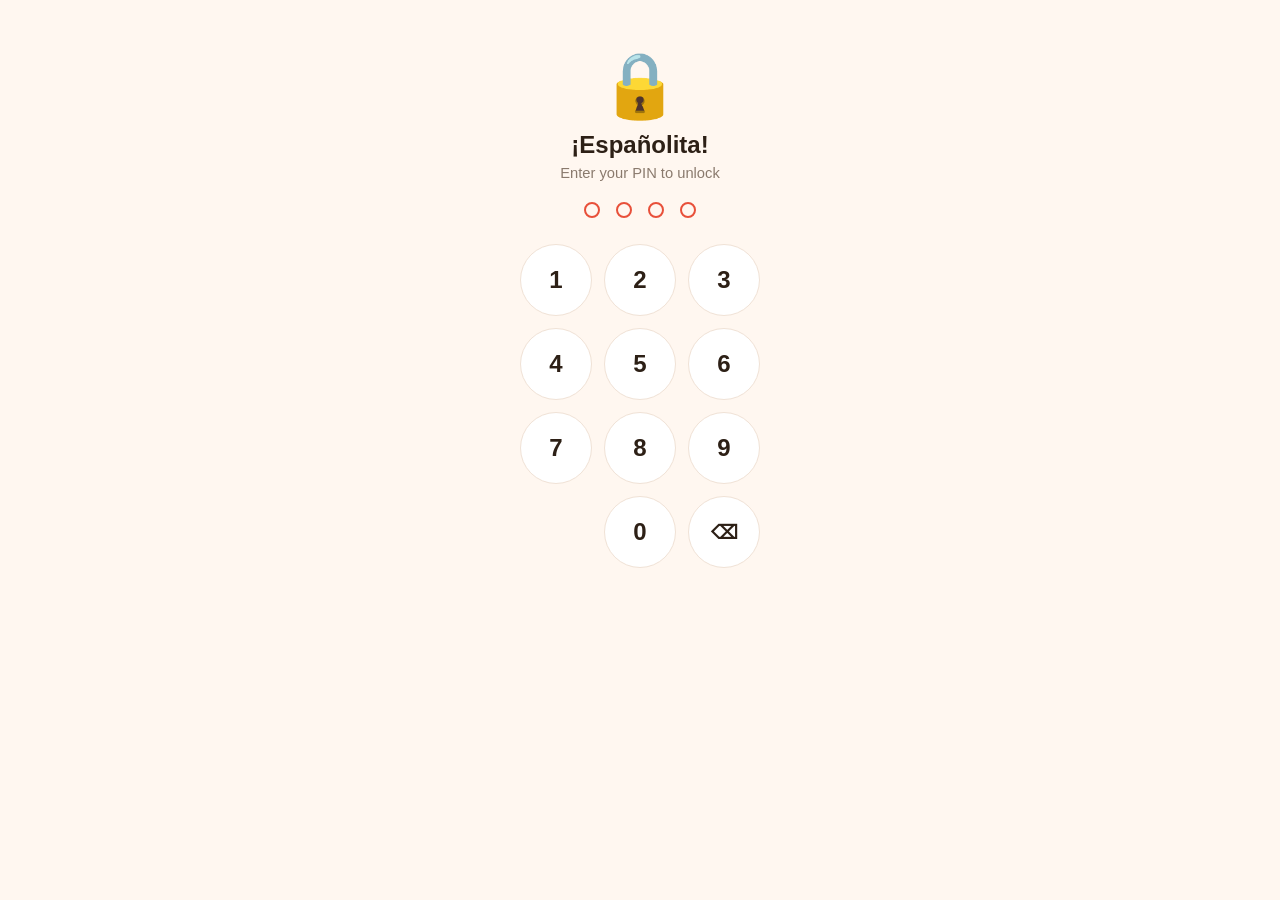
<file: index.html>
<!DOCTYPE html>
<html lang="es">
<head>
  <meta charset="UTF-8">
  <meta name="viewport" content="width=device-width, initial-scale=1, viewport-fit=cover, user-scalable=no">
  <title>¡Españolita!</title>
  <meta name="description" content="Your personal Spanish learning app — words, grammar, speaking and songs.">
  <meta name="theme-color" content="#e8503a">
  <link rel="manifest" href="manifest.webmanifest">
  <!-- iPhone: install to home screen support -->
  <meta name="apple-mobile-web-app-capable" content="yes">
  <meta name="apple-mobile-web-app-status-bar-style" content="black-translucent">
  <meta name="apple-mobile-web-app-title" content="Españolita">
  <link rel="apple-touch-icon" href="icons/icon-180.png">
  <link rel="icon" href="icons/icon-180.png">
  <link rel="stylesheet" href="css/style.css">
</head>
<body>
  <div id="app"></div>
  <script src="js/data-vocab.js"></script>
  <script src="js/data-grammar.js"></script>
  <script src="js/data-songs.js"></script>
  <script src="js/data-talk.js"></script>
  <script src="js/lessons.js"></script>
  <script src="js/srs.js"></script>
  <script src="js/speech.js"></script>
  <script src="js/app.js"></script>
  <script src="js/extras.js"></script>
  <script src="js/talk.js"></script>
  <script src="js/course.js"></script>
</body>
</html>
</file>
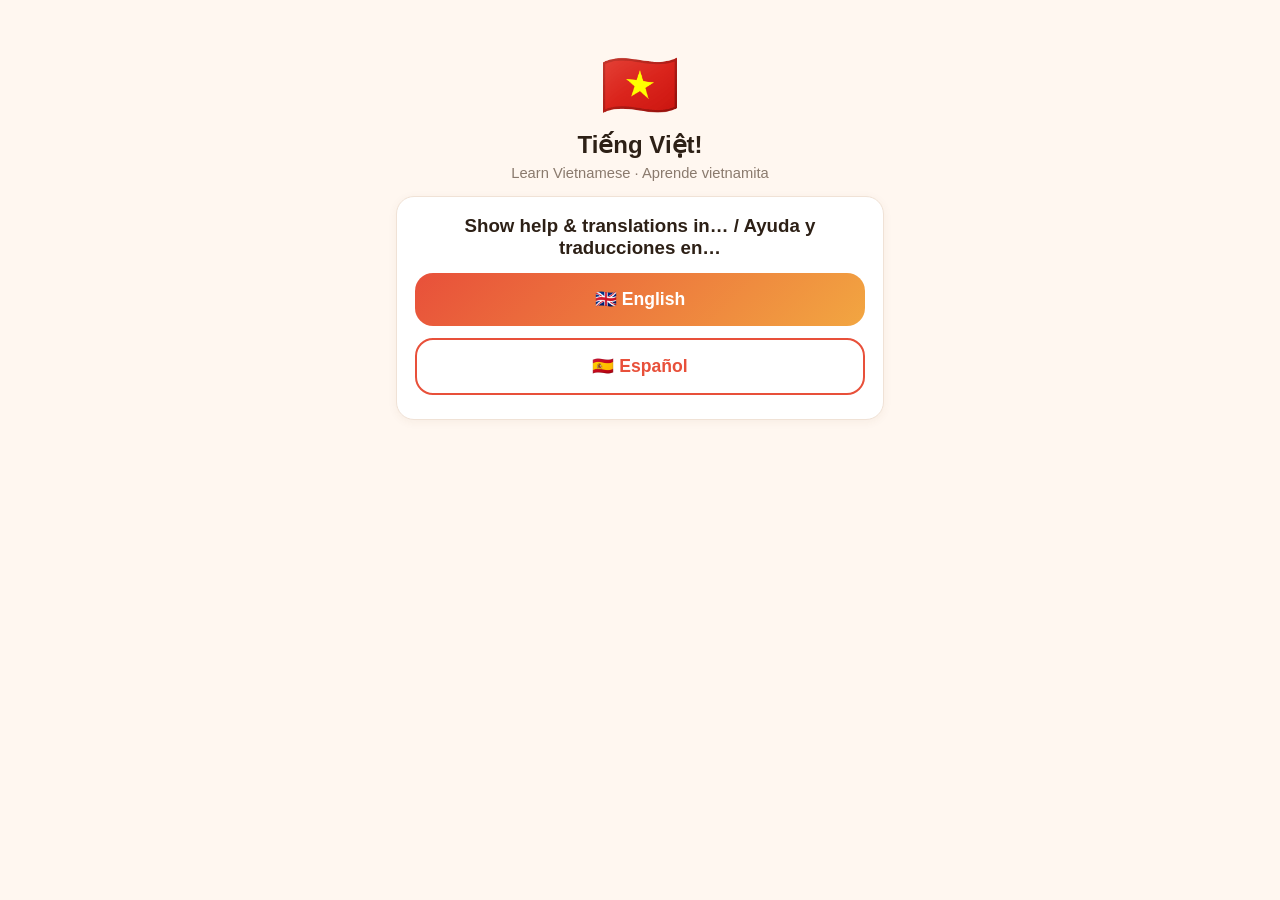
<file: vietnamese/index.html>
<!DOCTYPE html>
<html lang="vi">
<head>
  <meta charset="UTF-8">
  <meta name="viewport" content="width=device-width, initial-scale=1, viewport-fit=cover, user-scalable=no">
  <title>Tiếng Việt!</title>
  <meta name="description" content="Learn Vietnamese — words, grammar, speaking, crossword and an AI tutor. Interface in English or Spanish.">
  <meta name="theme-color" content="#da251d">
  <link rel="manifest" href="manifest.webmanifest">
  <meta name="apple-mobile-web-app-capable" content="yes">
  <meta name="apple-mobile-web-app-status-bar-style" content="black-translucent">
  <meta name="apple-mobile-web-app-title" content="Tiếng Việt">
  <link rel="apple-touch-icon" href="icons/icon-180.png">
  <link rel="icon" href="icons/icon-180.png">
  <link rel="stylesheet" href="css/style.css">
</head>
<body>
  <div id="app"></div>
  <script src="js/data-vocab.js"></script>
  <script src="js/data-grammar.js"></script>
  <script src="js/data-talk.js"></script>
  <script src="js/srs.js"></script>
  <script src="js/speech.js"></script>
  <script src="js/app.js"></script>
  <script src="js/extras.js"></script>
  <script src="js/talk.js"></script>
</body>
</html>
</file>
<file: css/style.css>
/* ¡Españolita! — warm, friendly, mobile-first */
:root {
  --bg: #fff7f0;
  --card: #ffffff;
  --ink: #2d2016;
  --sub: #8a7a6d;
  --brand: #e8503a;
  --brand2: #f2a641;
  --good: #2e9e6b;
  --good-bg: #e7f6ee;
  --bad: #d64545;
  --bad-bg: #fdecec;
  --line: #f0e2d6;
  --radius: 18px;
}
@media (prefers-color-scheme: dark) {
  :root {
    --bg: #1c1613;
    --card: #292019;
    --ink: #f4ece4;
    --sub: #a3948a;
    --line: #3a2e25;
    --good-bg: #1e3a2c;
    --bad-bg: #40201f;
  }
}

* { margin: 0; padding: 0; box-sizing: border-box; -webkit-tap-highlight-color: transparent; }
html { -webkit-text-size-adjust: 100%; }
body {
  font-family: -apple-system, "Segoe UI", Roboto, sans-serif;
  background: var(--bg); color: var(--ink);
  min-height: 100vh;
  padding-bottom: calc(74px + env(safe-area-inset-bottom));
}

.screen { max-width: 520px; margin: 0 auto; padding: 18px 16px 30px; padding-top: calc(18px + env(safe-area-inset-top)); }
.center { text-align: center; }
h1 { font-size: 1.5rem; margin: 8px 0 4px; }
h3 { margin-bottom: 8px; }
.sub { color: var(--sub); font-size: .92rem; line-height: 1.45; margin: 4px 0; }
.hero { font-size: 4rem; margin-top: 30px; }

.top { display: flex; justify-content: space-between; align-items: center; }
.gear { background: none; border: none; font-size: 1.5rem; cursor: pointer; }
.back { background: none; border: none; color: var(--brand); font-size: 1rem; cursor: pointer; padding: 4px 0; }

.card {
  background: var(--card); border: 1px solid var(--line); border-radius: var(--radius);
  padding: 18px; margin: 12px 0; box-shadow: 0 2px 10px rgba(120, 70, 30, .06);
}

.tiles { display: flex; gap: 10px; margin: 14px 0; }
.tile {
  flex: 1; background: var(--card); border: 1px solid var(--line); border-radius: var(--radius);
  padding: 12px 6px; text-align: center;
}
.tile b { display: block; font-size: 1.15rem; }
.tile span { color: var(--sub); font-size: .75rem; }

.btn {
  display: inline-block; width: 100%; border: none; cursor: pointer;
  background: linear-gradient(135deg, var(--brand), var(--brand2));
  color: #fff; font-size: 1.02rem; font-weight: 600;
  padding: 14px 18px; border-radius: var(--radius); margin: 6px 0;
  transition: transform .08s;
}
.btn:active { transform: scale(.97); }
.btn.big { font-size: 1.1rem; padding: 16px 18px; }
.btn.small { font-size: .85rem; padding: 10px 14px; }
.btn.ghost { background: var(--card); color: var(--brand); border: 2px solid var(--brand); }
.btn.danger { background: var(--bad); }
.btn.opt { background: var(--card); color: var(--ink); border: 2px solid var(--line); font-weight: 500; text-align: center; }
.btn.opt.right { border-color: var(--good); background: var(--good-bg); color: var(--good); font-weight: 700; }
.btn.opt.wrong { border-color: var(--bad); background: var(--bad-bg); color: var(--bad); }
.btn.opt:disabled { opacity: .85; }
.btn.chip { width: auto; display: inline-block; padding: 10px 16px; margin: 4px; background: var(--card); color: var(--ink); border: 2px solid var(--line); }
.btn.chip.wrong { border-color: var(--bad); background: var(--bad-bg); }
.btn.rec { background: linear-gradient(135deg, #7a4de8, #4d8be8); }
.btn.rec.live { animation: pulse 1s infinite; }
@keyframes pulse { 50% { opacity: .6; } }

.word { font-size: 2rem; margin: 10px 0 2px; }
.meaning { font-size: 1.15rem; color: var(--sub); margin-bottom: 8px; }
.big-es { font-size: 1.3rem; line-height: 1.5; font-weight: 600; }
.es { font-weight: 600; line-height: 1.5; }
.es.small { font-size: .95rem; font-weight: 500; }
.gq { font-size: 1.25rem; margin: 10px 0; line-height: 1.5; }

.say { background: none; border: none; font-size: 1.2rem; cursor: pointer; vertical-align: middle; }
.bigsay { background: var(--card); border: 2px solid var(--line); border-radius: 50%; width: 84px; height: 84px; font-size: 2rem; cursor: pointer; margin: 10px auto; display: block; }

.example { background: var(--bg); border-radius: 12px; padding: 12px; margin: 12px 0; }

.tag { display: inline-block; font-size: .7rem; font-weight: 800; letter-spacing: .1em;
  color: var(--brand); background: var(--bg); border-radius: 20px; padding: 4px 12px; }
.tag.new { color: var(--good); }
.tag.pop { color: #7a4de8; animation: pulse 1.2s 2; }

.tin {
  width: 100%; font-size: 1.05rem; padding: 13px 14px; margin: 8px 0;
  border: 2px solid var(--line); border-radius: 12px; background: var(--bg); color: var(--ink);
  font-family: inherit;
}
.tin:focus { outline: none; border-color: var(--brand); }
.accents { display: flex; flex-wrap: wrap; gap: 6px; justify-content: center; margin: 6px 0; }
.accents button {
  border: 1px solid var(--line); background: var(--card); color: var(--ink);
  border-radius: 8px; font-size: 1.05rem; width: 38px; height: 38px; cursor: pointer;
}

/* Hands-free speaking tutor */
.talkbtn {
  background: linear-gradient(135deg, var(--brand), var(--brand2));
  color: #fff; border: none;
}
.coursebtn {
  background: linear-gradient(135deg, #2e7d5b, #4bb98a);
  color: #fff; border: none;
}
.watchbtn {
  background: linear-gradient(135deg, #7b4bd8, #a06be8);
  color: #fff; border: none; display: block; text-align: center; text-decoration: none;
}
.tickbtn {
  background: none; border: none; font-size: 1.4rem; cursor: pointer; padding: 2px 4px;
  flex-shrink: 0;
}
.weekcard { display: block; width: 100%; text-align: left; cursor: pointer; }
.weekcard b { display: block; margin-bottom: 2px; }
.weekcard .sub { display: block; }
.courseblock {
  display: flex; align-items: center; gap: 10px;
  padding: 10px 0; border-bottom: 1px solid var(--line);
}
.courseblock:last-child { border-bottom: none; }
.cb-icon { font-size: 1.5rem; }
.cb-main { flex: 1; }
.cb-main b { display: block; font-size: .95rem; }
.btn.small { padding: 7px 12px; font-size: .85rem; width: auto; margin: 0; white-space: nowrap; text-decoration: none; }
.lessonline { font-size: 1.1rem; line-height: 1.5; margin-bottom: 8px; }
.lessonctrls { display: flex; gap: 10px; align-items: center; justify-content: center; }
.lessonctrls .btn { width: auto; margin: 0; }
.lessonctrls .btn.big { flex: 1; }

.levelrow { display: flex; gap: 8px; flex-wrap: wrap; justify-content: center; margin: 8px 0; }
.levelchip {
  flex: 1; min-width: 60px; padding: 12px 8px; border-radius: 12px; cursor: pointer;
  border: 2px solid var(--line); background: var(--card); color: var(--ink);
  font-weight: 700; font-family: inherit; font-size: 1rem;
}
.levelchip.on { border-color: var(--brand); background: var(--brand); color: #fff; }

.talkmic {
  width: 92px; height: 92px; margin: 16px auto; border-radius: 50%;
  display: flex; align-items: center; justify-content: center; font-size: 2.6rem;
  background: var(--bg); border: 3px solid var(--line);
}
.talkmic.live {
  border-color: var(--brand);
  animation: talkpulse 1.1s ease-in-out infinite;
}
@keyframes talkpulse {
  0%, 100% { box-shadow: 0 0 0 0 rgba(232, 80, 58, .35); }
  50% { box-shadow: 0 0 0 16px rgba(232, 80, 58, 0); }
}
.talkstatus { text-align: center; color: var(--sub); font-weight: 600; min-height: 1.4em; }
.talkstatus.live { color: var(--brand); }
.talkstatus.good { color: var(--good); }
.talkstatus.bad { color: var(--bad); }

/* Crossword */
.xwgrid {
  display: grid; grid-template-columns: repeat(var(--cols), 1fr); gap: 2px;
  margin: 10px 0; max-width: 100%;
}
.xwcell {
  aspect-ratio: 1; background: var(--card); border: 1px solid var(--line);
  border-radius: 3px; display: flex; align-items: center; justify-content: center;
  font-weight: 700; font-size: clamp(9px, 3.4vw, 18px); position: relative; color: var(--brand);
}
.xwcell.empty { background: transparent; border: none; }
.xwcell.solved { background: var(--good-bg); border-color: var(--good); }
.xwcell.active { border-color: var(--brand); border-width: 2px; }
.xwcell i { position: absolute; top: 1px; left: 2px; font-size: 8px; font-style: normal; color: var(--sub); }
.cluerow {
  display: block; width: 100%; text-align: left; background: none; border: none;
  border-bottom: 1px solid var(--line); padding: 9px 4px; cursor: pointer;
  font-family: inherit; font-size: .95rem; color: var(--ink);
}
.cluerow.done { opacity: .5; }
.cluerow.on { background: var(--bg); border-radius: 8px; }
.cluerow b { color: var(--brand); }

/* AI chat */
.ailog {
  display: flex; flex-direction: column; gap: 8px; margin: 10px 0;
  max-height: 55vh; overflow-y: auto; padding: 4px;
}
.aib {
  max-width: 85%; padding: 10px 14px; border-radius: 16px; line-height: 1.45;
  font-size: .98rem;
}
.aib.bot { background: var(--card); border: 1px solid var(--line); align-self: flex-start; border-bottom-left-radius: 4px; }
.aib.me { background: var(--brand); color: #fff; align-self: flex-end; border-bottom-right-radius: 4px; }
.aib.thinking { color: var(--sub); }
.aib .say { margin-left: 6px; }
.airow { display: flex; gap: 8px; align-items: center; }
.airow .tin { flex: 1; margin: 0; }

.pinlock { justify-content: center; min-height: 80vh; }
.pindots { display: flex; gap: 16px; justify-content: center; margin: 18px 0 26px; }
.pindots span {
  width: 16px; height: 16px; border-radius: 50%;
  border: 2px solid var(--brand); background: transparent;
}
.pindots span.fill { background: var(--brand); }
.pindots.shake { animation: pinshake .4s; }
@keyframes pinshake {
  0%, 100% { transform: translateX(0); }
  25% { transform: translateX(-8px); }
  75% { transform: translateX(8px); }
}
.pinpad {
  display: grid; grid-template-columns: repeat(3, 72px); gap: 12px; justify-content: center;
}
.pinpad button {
  height: 72px; border-radius: 50%; border: 1px solid var(--line);
  background: var(--card); font-size: 1.5rem; font-weight: 600; color: var(--ink);
  cursor: pointer; font-family: inherit;
}
.pinpad button:active { background: var(--line); }
.pinpad .pinback { font-size: 1.2rem; }

.sessiontop { display: flex; align-items: center; gap: 12px; margin-bottom: 6px; }
.sessiontop .back { flex-shrink: 0; white-space: nowrap; }
.sessiontop .progress { flex: 1; margin-bottom: 0; }

.progress { height: 8px; background: var(--line); border-radius: 6px; overflow: hidden; margin-bottom: 10px; }
.progress div { height: 100%; background: linear-gradient(90deg, var(--brand), var(--brand2)); border-radius: 6px; transition: width .3s; }

.fbx { border-radius: var(--radius); padding: 16px; margin: 12px 0; }
.fbx.good { background: var(--good-bg); border: 1px solid var(--good); }
.fbx.bad { background: var(--bad-bg); border: 1px solid var(--bad); }
.fbx b { font-size: 1.05rem; }

.row { display: flex; justify-content: space-between; padding: 6px 0; border-bottom: 1px dashed var(--line); }
.row:last-of-type { border-bottom: none; }

.wordchips span { display: inline-block; padding: 3px 8px; border-radius: 8px; margin: 2px; font-weight: 600; }
.wordchips .ok { background: var(--good-bg); color: var(--good); }
.wordchips .miss { background: var(--bad-bg); color: var(--bad); }

.speakrow { display: flex; gap: 8px; }
.speakrow .btn { flex: 1; }

.songcard { display: block; width: 100%; text-align: left; cursor: pointer; font-family: inherit; font-size: 1rem; color: var(--ink); }
.songcard b { display: block; font-size: 1.05rem; }
.songline { padding: 10px 4px; border-bottom: 1px dashed var(--line); }
.modes { display: flex; gap: 8px; margin: 12px 0; }
.modes button {
  flex: 1; padding: 10px; border-radius: 12px; border: 2px solid var(--line);
  background: var(--card); color: var(--ink); font-weight: 600; cursor: pointer; font-size: .9rem;
}
.modes button.on { border-color: var(--brand); color: var(--brand); background: var(--bg); }
.video { position: relative; width: 100%; padding-top: 56.25%; border-radius: var(--radius); overflow: hidden; margin: 10px 0; }
.video iframe { position: absolute; inset: 0; width: 100%; height: 100%; border: none; }
.gap { color: var(--brand); font-weight: 800; letter-spacing: .05em; }
.gap.done { color: var(--good); }
.bank { text-align: center; margin: 10px 0; }

.planrow {
  display: flex; align-items: center; gap: 12px; width: 100%;
  background: var(--bg); border: 1px solid var(--line); border-radius: 14px;
  padding: 12px 14px; margin: 8px 0; cursor: pointer; font-family: inherit; text-align: left;
}
.planrow.done { opacity: .55; }
.planrow .pi { font-size: 1.4rem; }
.planrow .pt { flex: 1; }
.planrow .pt b { display: block; }
.planrow .arrow { color: var(--sub); font-size: 1.3rem; }

.indexTitle { margin: 18px 4px 6px; font-size: .95rem; color: var(--sub); }
.indexGrid { display: grid; grid-template-columns: 1fr 1fr; gap: 10px; }
.indexGrid button {
  background: var(--card); border: 2px solid var(--line); border-radius: 14px;
  padding: 14px 8px; font-weight: 600; cursor: pointer; font-family: inherit; color: var(--ink);
  font-size: .95rem; line-height: 1.8;
}

.nav {
  position: fixed; bottom: 0; left: 0; right: 0; display: flex;
  background: var(--card); border-top: 1px solid var(--line);
  padding-bottom: env(safe-area-inset-bottom); z-index: 50;
}
.nav button {
  flex: 1; background: none; border: none; padding: 9px 4px 7px; cursor: pointer;
  color: var(--sub); font-size: .72rem; font-weight: 600; font-family: inherit;
}
.nav button span { display: block; font-size: 1.35rem; margin-bottom: 1px; }
.nav button.active { color: var(--brand); }

textarea.tin { resize: vertical; }
</file>
<file: vietnamese/css/style.css>
/* ¡Españolita! — warm, friendly, mobile-first */
:root {
  --bg: #fff7f0;
  --card: #ffffff;
  --ink: #2d2016;
  --sub: #8a7a6d;
  --brand: #e8503a;
  --brand2: #f2a641;
  --good: #2e9e6b;
  --good-bg: #e7f6ee;
  --bad: #d64545;
  --bad-bg: #fdecec;
  --line: #f0e2d6;
  --radius: 18px;
}
@media (prefers-color-scheme: dark) {
  :root {
    --bg: #1c1613;
    --card: #292019;
    --ink: #f4ece4;
    --sub: #a3948a;
    --line: #3a2e25;
    --good-bg: #1e3a2c;
    --bad-bg: #40201f;
  }
}

* { margin: 0; padding: 0; box-sizing: border-box; -webkit-tap-highlight-color: transparent; }
html { -webkit-text-size-adjust: 100%; }
body {
  font-family: -apple-system, "Segoe UI", Roboto, sans-serif;
  background: var(--bg); color: var(--ink);
  min-height: 100vh;
  padding-bottom: calc(74px + env(safe-area-inset-bottom));
}

.screen { max-width: 520px; margin: 0 auto; padding: 18px 16px 30px; padding-top: calc(18px + env(safe-area-inset-top)); }
.center { text-align: center; }
h1 { font-size: 1.5rem; margin: 8px 0 4px; }
h3 { margin-bottom: 8px; }
.sub { color: var(--sub); font-size: .92rem; line-height: 1.45; margin: 4px 0; }
.hero { font-size: 4rem; margin-top: 30px; }

.top { display: flex; justify-content: space-between; align-items: center; }
.gear { background: none; border: none; font-size: 1.5rem; cursor: pointer; }
.back { background: none; border: none; color: var(--brand); font-size: 1rem; cursor: pointer; padding: 4px 0; }

.card {
  background: var(--card); border: 1px solid var(--line); border-radius: var(--radius);
  padding: 18px; margin: 12px 0; box-shadow: 0 2px 10px rgba(120, 70, 30, .06);
}

.tiles { display: flex; gap: 10px; margin: 14px 0; }
.tile {
  flex: 1; background: var(--card); border: 1px solid var(--line); border-radius: var(--radius);
  padding: 12px 6px; text-align: center;
}
.tile b { display: block; font-size: 1.15rem; }
.tile span { color: var(--sub); font-size: .75rem; }

.btn {
  display: inline-block; width: 100%; border: none; cursor: pointer;
  background: linear-gradient(135deg, var(--brand), var(--brand2));
  color: #fff; font-size: 1.02rem; font-weight: 600;
  padding: 14px 18px; border-radius: var(--radius); margin: 6px 0;
  transition: transform .08s;
}
.btn:active { transform: scale(.97); }
.btn.big { font-size: 1.1rem; padding: 16px 18px; }
.btn.small { font-size: .85rem; padding: 10px 14px; }
.btn.ghost { background: var(--card); color: var(--brand); border: 2px solid var(--brand); }
.btn.danger { background: var(--bad); }
.btn.opt { background: var(--card); color: var(--ink); border: 2px solid var(--line); font-weight: 500; text-align: center; }
.btn.opt.right { border-color: var(--good); background: var(--good-bg); color: var(--good); font-weight: 700; }
.btn.opt.wrong { border-color: var(--bad); background: var(--bad-bg); color: var(--bad); }
.btn.opt:disabled { opacity: .85; }
.btn.chip { width: auto; display: inline-block; padding: 10px 16px; margin: 4px; background: var(--card); color: var(--ink); border: 2px solid var(--line); }
.btn.chip.wrong { border-color: var(--bad); background: var(--bad-bg); }
.btn.rec { background: linear-gradient(135deg, #7a4de8, #4d8be8); }
.btn.rec.live { animation: pulse 1s infinite; }
@keyframes pulse { 50% { opacity: .6; } }

.word { font-size: 2rem; margin: 10px 0 2px; }
.meaning { font-size: 1.15rem; color: var(--sub); margin-bottom: 8px; }
.big-es { font-size: 1.3rem; line-height: 1.5; font-weight: 600; }
.es { font-weight: 600; line-height: 1.5; }
.es.small { font-size: .95rem; font-weight: 500; }
.gq { font-size: 1.25rem; margin: 10px 0; line-height: 1.5; }

.say { background: none; border: none; font-size: 1.2rem; cursor: pointer; vertical-align: middle; }
.bigsay { background: var(--card); border: 2px solid var(--line); border-radius: 50%; width: 84px; height: 84px; font-size: 2rem; cursor: pointer; margin: 10px auto; display: block; }

.example { background: var(--bg); border-radius: 12px; padding: 12px; margin: 12px 0; }

.tag { display: inline-block; font-size: .7rem; font-weight: 800; letter-spacing: .1em;
  color: var(--brand); background: var(--bg); border-radius: 20px; padding: 4px 12px; }
.tag.new { color: var(--good); }
.tag.pop { color: #7a4de8; animation: pulse 1.2s 2; }

.tin {
  width: 100%; font-size: 1.05rem; padding: 13px 14px; margin: 8px 0;
  border: 2px solid var(--line); border-radius: 12px; background: var(--bg); color: var(--ink);
  font-family: inherit;
}
.tin:focus { outline: none; border-color: var(--brand); }
.accents { display: flex; flex-wrap: wrap; gap: 6px; justify-content: center; margin: 6px 0; }
.accents button {
  border: 1px solid var(--line); background: var(--card); color: var(--ink);
  border-radius: 8px; font-size: 1.05rem; width: 38px; height: 38px; cursor: pointer;
}

/* Hands-free speaking tutor */
.talkbtn {
  background: linear-gradient(135deg, var(--brand), var(--brand2));
  color: #fff; border: none;
}
.talkmic {
  width: 92px; height: 92px; margin: 16px auto; border-radius: 50%;
  display: flex; align-items: center; justify-content: center; font-size: 2.6rem;
  background: var(--bg); border: 3px solid var(--line);
}
.talkmic.live {
  border-color: var(--brand);
  animation: talkpulse 1.1s ease-in-out infinite;
}
@keyframes talkpulse {
  0%, 100% { box-shadow: 0 0 0 0 rgba(232, 80, 58, .35); }
  50% { box-shadow: 0 0 0 16px rgba(232, 80, 58, 0); }
}
.talkstatus { text-align: center; color: var(--sub); font-weight: 600; min-height: 1.4em; }
.talkstatus.live { color: var(--brand); }
.talkstatus.good { color: var(--good); }
.talkstatus.bad { color: var(--bad); }

/* Crossword */
.xwgrid {
  display: grid; grid-template-columns: repeat(var(--cols), 1fr); gap: 2px;
  margin: 10px 0; max-width: 100%;
}
.xwcell {
  aspect-ratio: 1; background: var(--card); border: 1px solid var(--line);
  border-radius: 3px; display: flex; align-items: center; justify-content: center;
  font-weight: 700; font-size: clamp(9px, 3.4vw, 18px); position: relative; color: var(--brand);
}
.xwcell.empty { background: transparent; border: none; }
.xwcell.solved { background: var(--good-bg); border-color: var(--good); }
.xwcell.active { border-color: var(--brand); border-width: 2px; }
.xwcell i { position: absolute; top: 1px; left: 2px; font-size: 8px; font-style: normal; color: var(--sub); }
.cluerow {
  display: block; width: 100%; text-align: left; background: none; border: none;
  border-bottom: 1px solid var(--line); padding: 9px 4px; cursor: pointer;
  font-family: inherit; font-size: .95rem; color: var(--ink);
}
.cluerow.done { opacity: .5; }
.cluerow.on { background: var(--bg); border-radius: 8px; }
.cluerow b { color: var(--brand); }

/* AI chat */
.ailog {
  display: flex; flex-direction: column; gap: 8px; margin: 10px 0;
  max-height: 55vh; overflow-y: auto; padding: 4px;
}
.aib {
  max-width: 85%; padding: 10px 14px; border-radius: 16px; line-height: 1.45;
  font-size: .98rem;
}
.aib.bot { background: var(--card); border: 1px solid var(--line); align-self: flex-start; border-bottom-left-radius: 4px; }
.aib.me { background: var(--brand); color: #fff; align-self: flex-end; border-bottom-right-radius: 4px; }
.aib.thinking { color: var(--sub); }
.aib .say { margin-left: 6px; }
.airow { display: flex; gap: 8px; align-items: center; }
.airow .tin { flex: 1; margin: 0; }

.pinlock { justify-content: center; min-height: 80vh; }
.pindots { display: flex; gap: 16px; justify-content: center; margin: 18px 0 26px; }
.pindots span {
  width: 16px; height: 16px; border-radius: 50%;
  border: 2px solid var(--brand); background: transparent;
}
.pindots span.fill { background: var(--brand); }
.pindots.shake { animation: pinshake .4s; }
@keyframes pinshake {
  0%, 100% { transform: translateX(0); }
  25% { transform: translateX(-8px); }
  75% { transform: translateX(8px); }
}
.pinpad {
  display: grid; grid-template-columns: repeat(3, 72px); gap: 12px; justify-content: center;
}
.pinpad button {
  height: 72px; border-radius: 50%; border: 1px solid var(--line);
  background: var(--card); font-size: 1.5rem; font-weight: 600; color: var(--ink);
  cursor: pointer; font-family: inherit;
}
.pinpad button:active { background: var(--line); }
.pinpad .pinback { font-size: 1.2rem; }

.sessiontop { display: flex; align-items: center; gap: 12px; margin-bottom: 6px; }
.sessiontop .back { flex-shrink: 0; white-space: nowrap; }
.sessiontop .progress { flex: 1; margin-bottom: 0; }

.progress { height: 8px; background: var(--line); border-radius: 6px; overflow: hidden; margin-bottom: 10px; }
.progress div { height: 100%; background: linear-gradient(90deg, var(--brand), var(--brand2)); border-radius: 6px; transition: width .3s; }

.fbx { border-radius: var(--radius); padding: 16px; margin: 12px 0; }
.fbx.good { background: var(--good-bg); border: 1px solid var(--good); }
.fbx.bad { background: var(--bad-bg); border: 1px solid var(--bad); }
.fbx b { font-size: 1.05rem; }

.row { display: flex; justify-content: space-between; padding: 6px 0; border-bottom: 1px dashed var(--line); }
.row:last-of-type { border-bottom: none; }

.wordchips span { display: inline-block; padding: 3px 8px; border-radius: 8px; margin: 2px; font-weight: 600; }
.wordchips .ok { background: var(--good-bg); color: var(--good); }
.wordchips .miss { background: var(--bad-bg); color: var(--bad); }

.speakrow { display: flex; gap: 8px; }
.speakrow .btn { flex: 1; }

.songcard { display: block; width: 100%; text-align: left; cursor: pointer; font-family: inherit; font-size: 1rem; color: var(--ink); }
.songcard b { display: block; font-size: 1.05rem; }
.songline { padding: 10px 4px; border-bottom: 1px dashed var(--line); }
.modes { display: flex; gap: 8px; margin: 12px 0; }
.modes button {
  flex: 1; padding: 10px; border-radius: 12px; border: 2px solid var(--line);
  background: var(--card); color: var(--ink); font-weight: 600; cursor: pointer; font-size: .9rem;
}
.modes button.on { border-color: var(--brand); color: var(--brand); background: var(--bg); }
.video { position: relative; width: 100%; padding-top: 56.25%; border-radius: var(--radius); overflow: hidden; margin: 10px 0; }
.video iframe { position: absolute; inset: 0; width: 100%; height: 100%; border: none; }
.gap { color: var(--brand); font-weight: 800; letter-spacing: .05em; }
.gap.done { color: var(--good); }
.bank { text-align: center; margin: 10px 0; }

.planrow {
  display: flex; align-items: center; gap: 12px; width: 100%;
  background: var(--bg); border: 1px solid var(--line); border-radius: 14px;
  padding: 12px 14px; margin: 8px 0; cursor: pointer; font-family: inherit; text-align: left;
}
.planrow.done { opacity: .55; }
.planrow .pi { font-size: 1.4rem; }
.planrow .pt { flex: 1; }
.planrow .pt b { display: block; }
.planrow .arrow { color: var(--sub); font-size: 1.3rem; }

.indexTitle { margin: 18px 4px 6px; font-size: .95rem; color: var(--sub); }
.indexGrid { display: grid; grid-template-columns: 1fr 1fr; gap: 10px; }
.indexGrid button {
  background: var(--card); border: 2px solid var(--line); border-radius: 14px;
  padding: 14px 8px; font-weight: 600; cursor: pointer; font-family: inherit; color: var(--ink);
  font-size: .95rem; line-height: 1.8;
}

.nav {
  position: fixed; bottom: 0; left: 0; right: 0; display: flex;
  background: var(--card); border-top: 1px solid var(--line);
  padding-bottom: env(safe-area-inset-bottom); z-index: 50;
}
.nav button {
  flex: 1; background: none; border: none; padding: 9px 4px 7px; cursor: pointer;
  color: var(--sub); font-size: .72rem; font-weight: 600; font-family: inherit;
}
.nav button span { display: block; font-size: 1.35rem; margin-bottom: 1px; }
.nav button.active { color: var(--brand); }

textarea.tin { resize: vertical; }
</file>
